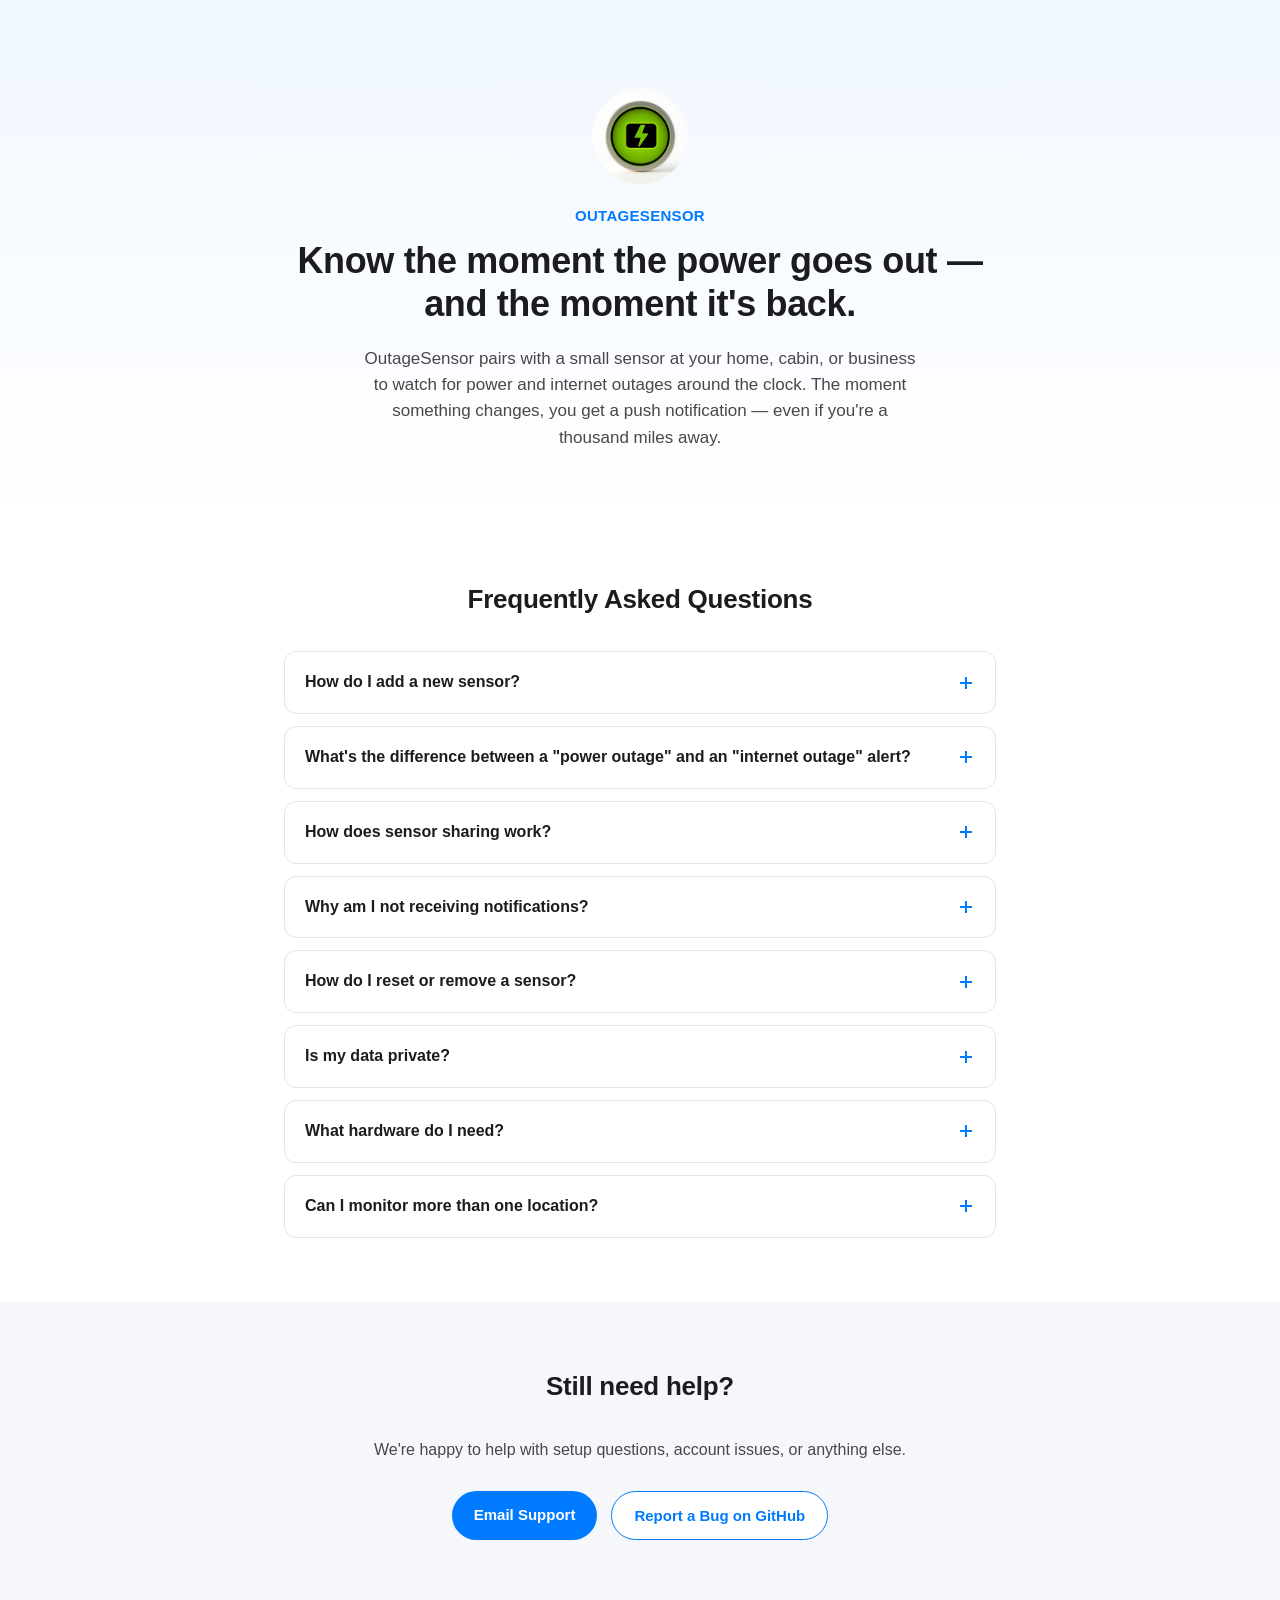
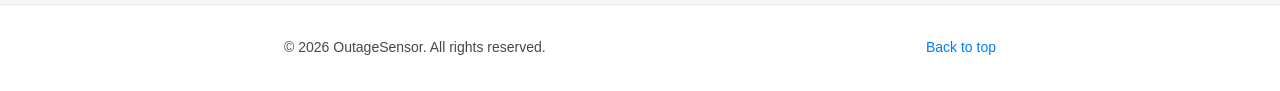
<file: index.html>
<!DOCTYPE html>
<html lang="en">
<head>
<meta charset="UTF-8">
<meta name="viewport" content="width=device-width, initial-scale=1.0">
<title>OutageSensor — Support</title>
<meta name="description" content="Support and FAQ for the OutageSensor iOS app — real-time power and internet outage alerts for your home or business.">
<link rel="icon" href="favicon.png">
<link rel="apple-touch-icon" href="apple-touch-icon.png">
<link rel="stylesheet" href="style.css">
</head>
<body>

<header class="hero">
  <div class="container">
    <img class="logo" src="logo.png" alt="OutageSensor logo" width="120" height="120">
    <p class="eyebrow">OutageSensor</p>
    <h1>Know the moment the power goes out — and the moment it's back.</h1>
    <p class="tagline">
      OutageSensor pairs with a small sensor at your home, cabin, or business to watch for
      power and internet outages around the clock. The moment something changes, you get a
      push notification — even if you're a thousand miles away.
    </p>
  </div>
</header>

<main>
  <section id="faq" class="section">
    <div class="container">
      <h2>Frequently Asked Questions</h2>

      <div class="faq-list">

        <div class="faq-item">
          <button class="faq-question" aria-expanded="false">
            <span>How do I add a new sensor?</span>
            <span class="faq-icon" aria-hidden="true"></span>
          </button>
          <div class="faq-answer">
            <p>Tap the <strong>+</strong> button on the dashboard, then follow the in-app setup flow: your
            phone connects to the sensor over Bluetooth, you pick your home network from the list the sensor
            scans for you, give the sensor a name, and it's online within a minute or two. Everything is sent
            to the sensor directly over Bluetooth — your phone never has to join the sensor's own network. No
            soldering or extra hardware needed — just the sensor and your phone.</p>
          </div>
        </div>

        <div class="faq-item">
          <button class="faq-question" aria-expanded="false">
            <span>What's the difference between a "power outage" and an "internet outage" alert?</span>
            <span class="faq-icon" aria-hidden="true"></span>
          </button>
          <div class="faq-answer">
            <p>A <strong>power outage</strong> means the sensor itself lost electricity — it uses the last
            moment of stored power to send one final message before going dark. An
            <strong>internet outage</strong> means the sensor still has power, but it can't reach your
            Wi-Fi or the internet, usually because your router or ISP is down rather than the electricity
            itself. OutageSensor tells these apart automatically, so you're not alerted about a real
            outage when it's really just a router hiccup.</p>
          </div>
        </div>

        <div class="faq-item">
          <button class="faq-question" aria-expanded="false">
            <span>How does sensor sharing work?</span>
            <span class="faq-icon" aria-hidden="true"></span>
          </button>
          <div class="faq-answer">
            <p>Open the sensor's detail screen and tap <strong>Share Sensor</strong> to generate a QR code
            and a link. A family member or co-worker scans the code (or opens the link) in their own copy
            of the app to get read-only access — they'll see its live status and outage history and get
            their own outage notifications, but can't change its Wi-Fi setup or other settings. You can see
            everyone you've shared with, and revoke access at any time, from <strong>Manage Sharing</strong>.
            Handy for a shared vacation home or keeping an eye on a parent's house.</p>
          </div>
        </div>

        <div class="faq-item">
          <button class="faq-question" aria-expanded="false">
            <span>Why am I not receiving notifications?</span>
            <span class="faq-icon" aria-hidden="true"></span>
          </button>
          <div class="faq-answer">
            <p>This is almost always an iOS notification permission that got turned off. Go to
            <strong>Settings → Notifications → OutageSensor</strong> and make sure
            <strong>Allow Notifications</strong> is on and <strong>Alerts</strong> (not just Badges) is
            enabled. Also check that a Focus or Do Not Disturb mode isn't silencing the app. Outage alerts
            arrive as push notifications, so they don't depend on Background App Refresh or the app being
            open — as long as notifications are allowed, they'll come through.</p>
            <p>On Android, go to <strong>Settings → Apps → OutageSensor → Notifications</strong> and make
            sure notifications are allowed.</p>
          </div>
        </div>

        <div class="faq-item">
          <button class="faq-question" aria-expanded="false">
            <span>How do I reset or remove a sensor?</span>
            <span class="faq-icon" aria-hidden="true"></span>
          </button>
          <div class="faq-answer">
            <p>Open the sensor's detail screen and tap <strong>Remove Sensor</strong>. If you're the owner,
            this fully revokes it from your account — the sensor factory-resets automatically the next time
            it checks in, ready to be paired again by you or a new owner. If it was added via Share Sensor,
            you'll see <strong>Remove from App Only</strong> instead, which just unlinks it from your copy of
            the app without affecting the owner's sensor.</p>
          </div>
        </div>

        <div class="faq-item">
          <button class="faq-question" aria-expanded="false">
            <span>Is my data private?</span>
            <span class="faq-icon" aria-hidden="true"></span>
          </button>
          <div class="faq-answer">
            <p>Yes — OutageSensor was built privacy-first. We only store what's needed to tell you a
            sensor's status: its name, connection state, and outage timestamps. There's no ad tracking, no
            data resale, and no analytics SDKs bundled into the app.</p>
          </div>
        </div>

        <div class="faq-item">
          <button class="faq-question" aria-expanded="false">
            <span>What hardware do I need?</span>
            <span class="faq-icon" aria-hidden="true"></span>
          </button>
          <div class="faq-answer">
            <p>OutageSensor works with our small, low-power sensor, which plugs into any outlet. No
            separate hub or subscription hardware is required — just one sensor per location you want to
            monitor. In the US, you can order sensors from our
            <a href="https://www.electricrescueteam.com/shop">online shop</a>.</p>
          </div>
        </div>

        <div class="faq-item">
          <button class="faq-question" aria-expanded="false">
            <span>Can I monitor more than one location?</span>
            <span class="faq-icon" aria-hidden="true"></span>
          </button>
          <div class="faq-answer">
            <p>Yes. Your first sensor is free, and OutageSensor Pro lets you monitor up to 5 sensors — each
            one shows up as its own card on your dashboard with independent status, history, and
            notifications. For larger deployments, contact us at
            <a href="https://www.electricrescueteam.com">electricrescueteam.com</a>.</p>
          </div>
        </div>

      </div>
    </div>
  </section>

  <section id="contact" class="section section-alt">
    <div class="container">
      <h2>Still need help?</h2>
      <p class="contact-lead">We're happy to help with setup questions, account issues, or anything else.</p>
      <div class="contact-links">
        <a class="btn btn-primary" href="mailto:outage.sensor.support@gmail.com">Email Support</a>
        <a class="btn btn-secondary" href="https://github.com/outagesensor/support/issues/new" target="_blank" rel="noopener">Report a Bug on GitHub</a>
      </div>
    </div>
  </section>
</main>

<footer class="footer">
  <div class="container footer-inner">
    <p>&copy; 2026 OutageSensor. All rights reserved.</p>
    <a href="#top">Back to top</a>
  </div>
</footer>

<script src="script.js"></script>
</body>
</html>
</file>
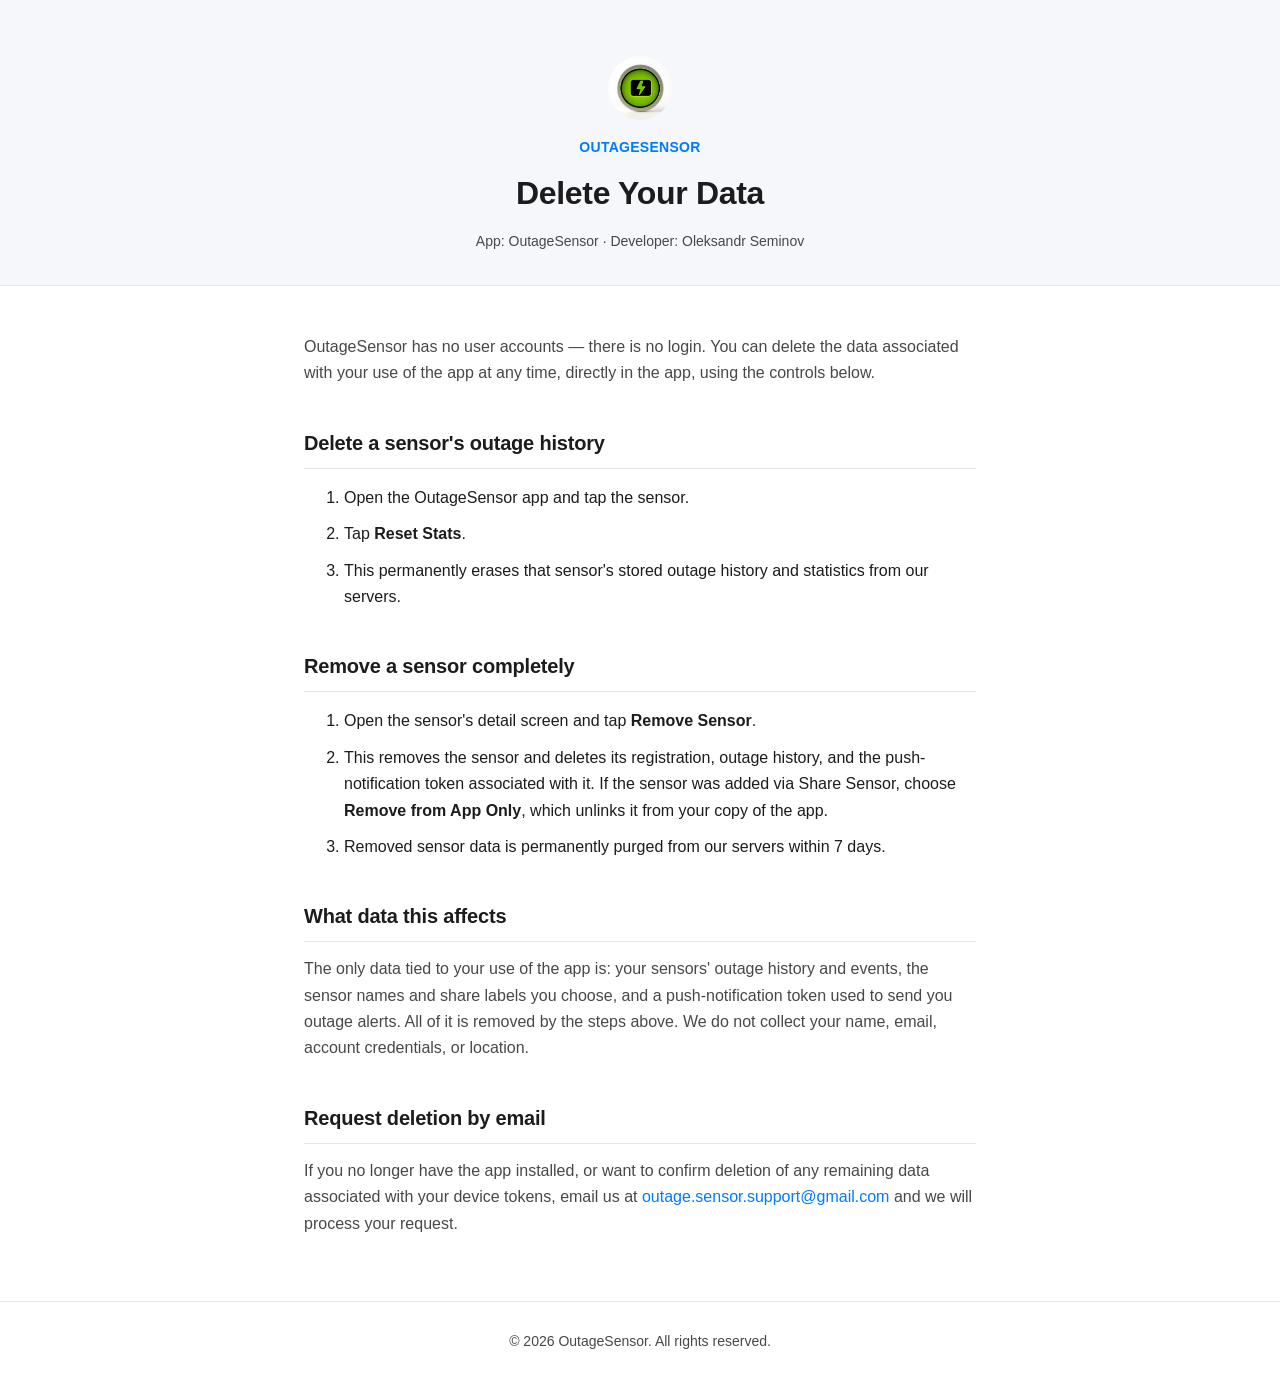
<file: delete-data/index.html>
<!DOCTYPE html>
<html lang="en">
<head>
<meta charset="UTF-8">
<meta name="viewport" content="width=device-width, initial-scale=1.0">
<title>OutageSensor — Delete Your Data</title>
<meta name="description" content="How to delete your data in the OutageSensor app, what is deleted, and how to request deletion.">
<link rel="icon" href="../favicon.png">
<link rel="apple-touch-icon" href="../apple-touch-icon.png">
<link rel="stylesheet" href="style.css">
</head>
<body>

<header class="page-header">
  <div class="container">
    <img class="logo" src="../logo.png" alt="OutageSensor logo" width="80" height="80">
    <p class="eyebrow">OutageSensor</p>
    <h1>Delete Your Data</h1>
    <p class="updated">App: OutageSensor &middot; Developer: Oleksandr Seminov</p>
  </div>
</header>

<main class="container policy">

  <section>
    <p>OutageSensor has no user accounts — there is no login. You can delete the
    data associated with your use of the app at any time, directly in the app,
    using the controls below.</p>
  </section>

  <section>
    <h2>Delete a sensor's outage history</h2>
    <ol>
      <li>Open the OutageSensor app and tap the sensor.</li>
      <li>Tap <strong>Reset Stats</strong>.</li>
      <li>This permanently erases that sensor's stored outage history and
      statistics from our servers.</li>
    </ol>
  </section>

  <section>
    <h2>Remove a sensor completely</h2>
    <ol>
      <li>Open the sensor's detail screen and tap <strong>Remove Sensor</strong>.</li>
      <li>This removes the sensor and deletes its registration, outage history,
      and the push-notification token associated with it. If the sensor was
      added via Share Sensor, choose <strong>Remove from App Only</strong>,
      which unlinks it from your copy of the app.</li>
      <li>Removed sensor data is permanently purged from our servers within
      7 days.</li>
    </ol>
  </section>

  <section>
    <h2>What data this affects</h2>
    <p>The only data tied to your use of the app is: your sensors' outage history
    and events, the sensor names and share labels you choose, and a
    push-notification token used to send you outage alerts. All of it is removed
    by the steps above. We do not collect your name, email, account credentials,
    or location.</p>
  </section>

  <section>
    <h2>Request deletion by email</h2>
    <p>If you no longer have the app installed, or want to confirm deletion of any
    remaining data associated with your device tokens, email us at
    <a href="mailto:outage.sensor.support@gmail.com">outage.sensor.support@gmail.com</a>
    and we will process your request.</p>
  </section>

</main>

<footer class="footer">
  <div class="container footer-inner">
    <p>&copy; 2026 OutageSensor. All rights reserved.</p>
  </div>
</footer>

</body>
</html>
</file>
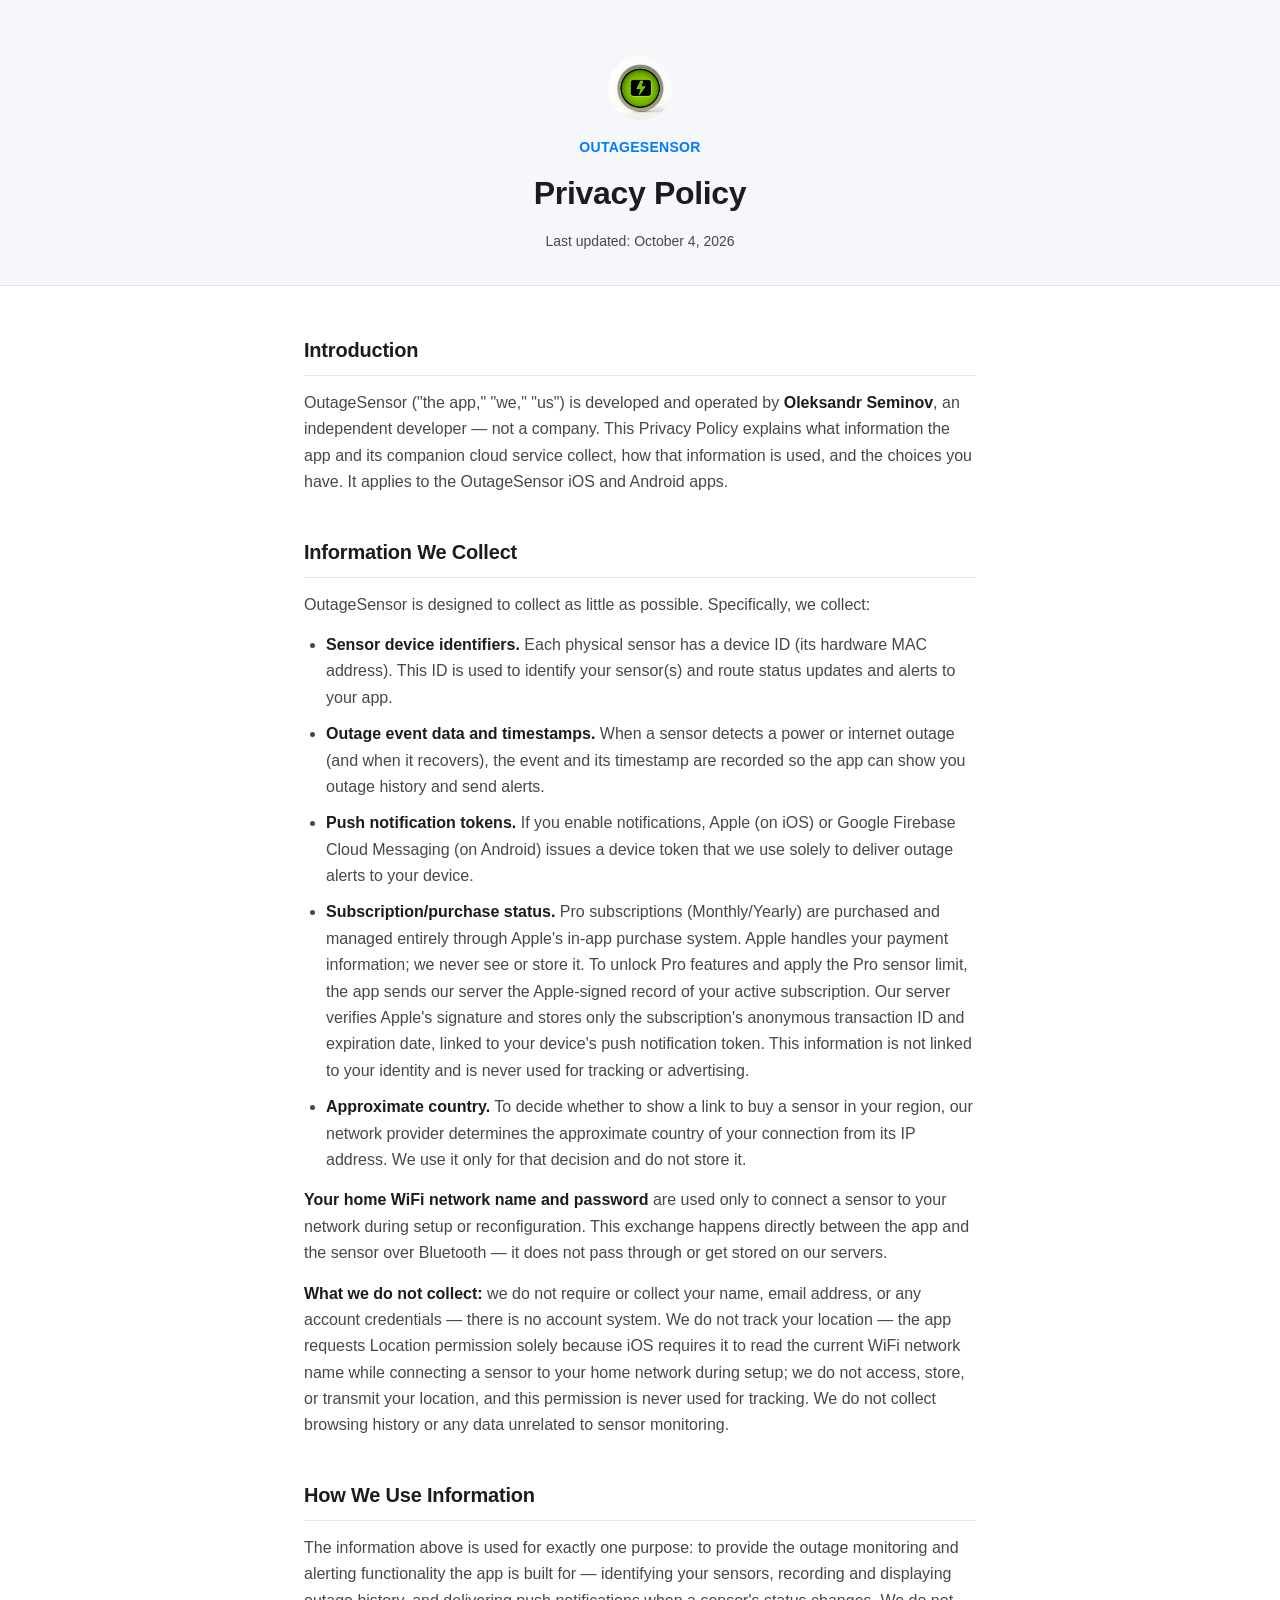
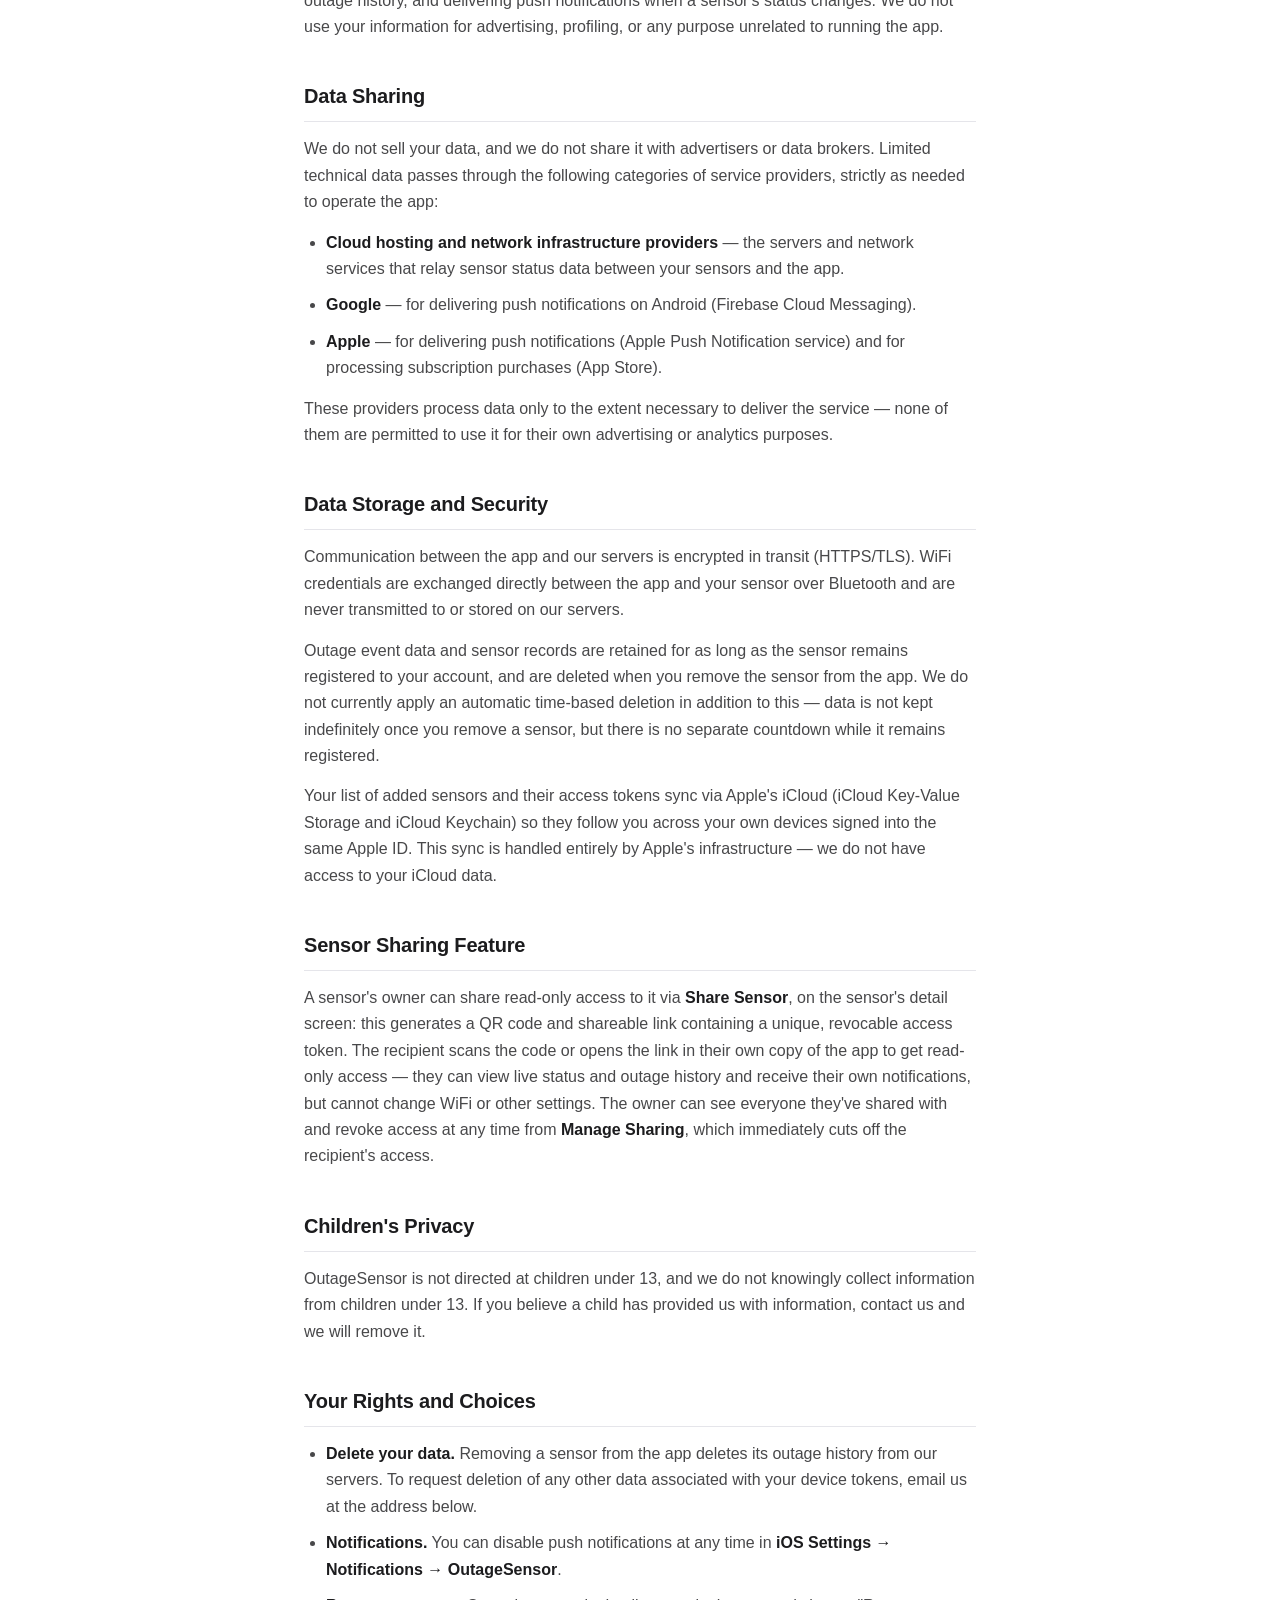
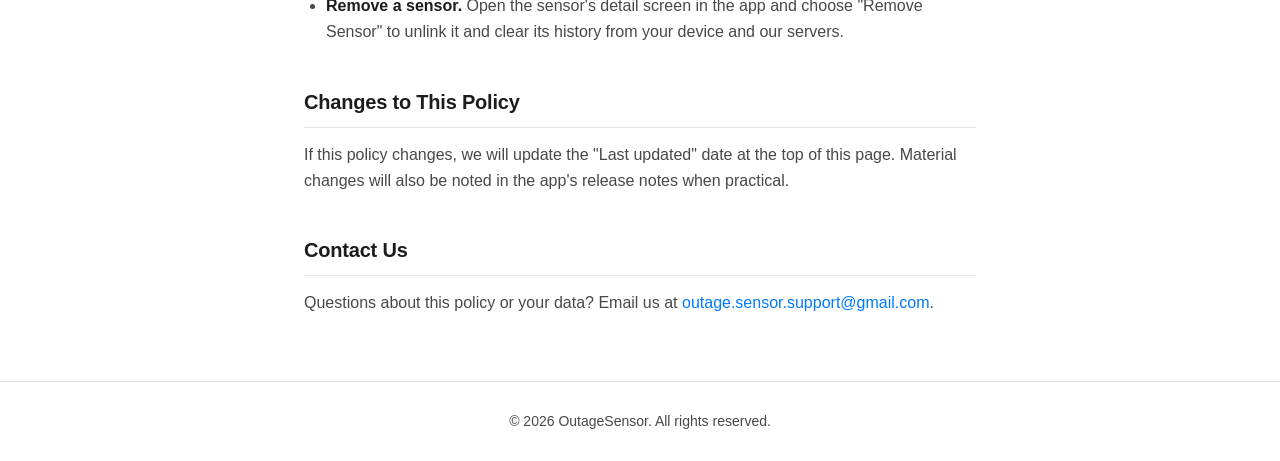
<file: privacy/index.html>
<!DOCTYPE html>
<html lang="en">
<head>
<meta charset="UTF-8">
<meta name="viewport" content="width=device-width, initial-scale=1.0">
<title>OutageSensor — Privacy Policy</title>
<meta name="description" content="Privacy Policy for the OutageSensor iOS app.">
<link rel="icon" href="../favicon.png">
<link rel="apple-touch-icon" href="../apple-touch-icon.png">
<link rel="stylesheet" href="style.css">
</head>
<body>

<header class="page-header">
  <div class="container">
    <img class="logo" src="../logo.png" alt="OutageSensor logo" width="80" height="80">
    <p class="eyebrow">OutageSensor</p>
    <h1>Privacy Policy</h1>
    <p class="updated">Last updated: October 4, 2026</p>
  </div>
</header>

<main class="container policy">

  <section>
    <h2>Introduction</h2>
    <p>OutageSensor ("the app," "we," "us") is developed and operated by <strong>Oleksandr Seminov</strong>, an
    independent developer — not a company. This Privacy Policy explains what information the app and its
    companion cloud service collect, how that information is used, and the choices you have. It applies to
    the OutageSensor iOS and Android apps.</p>
  </section>

  <section>
    <h2>Information We Collect</h2>
    <p>OutageSensor is designed to collect as little as possible. Specifically, we collect:</p>
    <ul>
      <li><strong>Sensor device identifiers.</strong> Each physical sensor has a device ID (its hardware MAC
      address). This ID is used to identify your sensor(s) and route status updates and alerts to your
      app.</li>
      <li><strong>Outage event data and timestamps.</strong> When a sensor detects a power or internet
      outage (and when it recovers), the event and its timestamp are recorded so the app can show you outage
      history and send alerts.</li>
      <li><strong>Push notification tokens.</strong> If you enable notifications, Apple (on iOS) or Google
      Firebase Cloud Messaging (on Android) issues a device token that we use solely to deliver outage
      alerts to your device.</li>
      <li><strong>Subscription/purchase status.</strong> Pro subscriptions (Monthly/Yearly) are purchased
      and managed entirely through Apple's in-app purchase system. Apple handles your payment information;
      we never see or store it. To unlock Pro features and apply the Pro sensor limit, the app sends our server
      the Apple-signed record of your active subscription. Our server verifies Apple's signature and stores
      only the subscription's anonymous transaction ID and expiration date, linked to your device's push
      notification token. This information is not linked to your identity and is never used for tracking or
      advertising.</li>
      <li><strong>Approximate country.</strong> To decide whether to show a link to buy a sensor in your
      region, our network provider determines the approximate country of your connection from its IP address.
      We use it only for that decision and do not store it.</li>
    </ul>
    <p><strong>Your home WiFi network name and password</strong> are used only to connect a sensor to your
    network during setup or reconfiguration. This exchange happens directly between the app and the sensor
    over Bluetooth — it does not pass through or get stored on our servers.</p>
    <p><strong>What we do not collect:</strong> we do not require or collect your name, email address, or
    any account credentials — there is no account system. We do not track your location — the app requests
    Location permission solely because iOS requires it to read the current WiFi network name while
    connecting a sensor to your home network during setup; we do not access, store, or transmit your
    location, and this permission is never used for tracking. We do not collect browsing history or any
    data unrelated to sensor monitoring.</p>
  </section>

  <section>
    <h2>How We Use Information</h2>
    <p>The information above is used for exactly one purpose: to provide the outage monitoring and alerting
    functionality the app is built for — identifying your sensors, recording and displaying outage history,
    and delivering push notifications when a sensor's status changes. We do not use your information for
    advertising, profiling, or any purpose unrelated to running the app.</p>
  </section>

  <section>
    <h2>Data Sharing</h2>
    <p>We do not sell your data, and we do not share it with advertisers or data brokers. Limited technical
    data passes through the following categories of service providers, strictly as needed to operate the
    app:</p>
    <ul>
      <li><strong>Cloud hosting and network infrastructure providers</strong> — the servers and network
      services that relay sensor status data between your sensors and the app.</li>
      <li><strong>Google</strong> — for delivering push notifications on Android (Firebase Cloud
      Messaging).</li>
      <li><strong>Apple</strong> — for delivering push notifications (Apple Push Notification service) and
      for processing subscription purchases (App Store).</li>
    </ul>
    <p>These providers process data only to the extent necessary to deliver the service — none of them are
    permitted to use it for their own advertising or analytics purposes.</p>
  </section>

  <section>
    <h2>Data Storage and Security</h2>
    <p>Communication between the app and our servers is encrypted in transit (HTTPS/TLS). WiFi credentials
    are exchanged directly between the app and your sensor over Bluetooth and are never transmitted to or
    stored on our servers.</p>
    <p>Outage event data and sensor records are retained for as long as the sensor remains registered to
    your account, and are deleted when you remove the sensor from the app. We do not currently apply an
    automatic time-based deletion in addition to this — data is not kept indefinitely once you remove a
    sensor, but there is no separate countdown while it remains registered.</p>
    <p>Your list of added sensors and their access tokens sync via Apple's iCloud (iCloud Key-Value Storage
    and iCloud Keychain) so they follow you across your own devices signed into the same Apple ID. This sync
    is handled entirely by Apple's infrastructure — we do not have access to your iCloud data.</p>
  </section>

  <section>
    <h2>Sensor Sharing Feature</h2>
    <p>A sensor's owner can share read-only access to it via <strong>Share Sensor</strong>, on the sensor's
    detail screen: this generates a QR code and shareable link containing a unique, revocable access token.
    The recipient scans the code or opens the link in their own copy of the app to get read-only access —
    they can view live status and outage history and receive their own notifications, but cannot change WiFi
    or other settings. The owner can see everyone they've shared with and revoke access at any time from
    <strong>Manage Sharing</strong>, which immediately cuts off the recipient's access.</p>
  </section>

  <section>
    <h2>Children's Privacy</h2>
    <p>OutageSensor is not directed at children under 13, and we do not knowingly collect information from
    children under 13. If you believe a child has provided us with information, contact us and we will
    remove it.</p>
  </section>

  <section>
    <h2>Your Rights and Choices</h2>
    <ul>
      <li><strong>Delete your data.</strong> Removing a sensor from the app deletes its outage history from
      our servers. To request deletion of any other data associated with your device tokens, email us at
      the address below.</li>
      <li><strong>Notifications.</strong> You can disable push notifications at any time in
      <strong>iOS Settings → Notifications → OutageSensor</strong>.</li>
      <li><strong>Remove a sensor.</strong> Open the sensor's detail screen in the app and choose
      "Remove Sensor" to unlink it and clear its history from your device and our servers.</li>
    </ul>
  </section>

  <section>
    <h2>Changes to This Policy</h2>
    <p>If this policy changes, we will update the "Last updated" date at the top of this page. Material
    changes will also be noted in the app's release notes when practical.</p>
  </section>

  <section>
    <h2>Contact Us</h2>
    <p>Questions about this policy or your data? Email us at
    <a href="mailto:outage.sensor.support@gmail.com">outage.sensor.support@gmail.com</a>.</p>
  </section>

</main>

<footer class="footer">
  <div class="container footer-inner">
    <p>&copy; 2026 OutageSensor. All rights reserved.</p>
  </div>
</footer>

</body>
</html>
</file>
<file: style.css>
:root {
  --blue: #007AFF;
  --blue-dark: #0060cc;
  --ink: #1c1c1e;
  --ink-soft: #48484a;
  --bg: #ffffff;
  --bg-alt: #f5f7fa;
  --border: #e5e5ea;
  --radius: 12px;
}

* {
  box-sizing: border-box;
}

html {
  scroll-behavior: smooth;
}

body {
  margin: 0;
  font-family: -apple-system, BlinkMacSystemFont, "Segoe UI", Roboto, Helvetica, Arial, sans-serif;
  color: var(--ink);
  background: var(--bg);
  line-height: 1.55;
  -webkit-font-smoothing: antialiased;
}

.container {
  max-width: 760px;
  margin: 0 auto;
  padding: 0 24px;
}

/* Hero */

.hero {
  padding: 88px 0 64px;
  background: linear-gradient(180deg, #f0f7ff 0%, var(--bg) 100%);
  text-align: center;
}

.logo {
  display: block;
  width: 96px;
  height: 96px;
  margin: 0 auto 20px;
  border-radius: 50%;
}

.eyebrow {
  margin: 0 0 12px;
  font-size: 15px;
  font-weight: 600;
  letter-spacing: 0.02em;
  color: var(--blue);
  text-transform: uppercase;
}

.hero h1 {
  margin: 0 0 20px;
  font-size: 36px;
  line-height: 1.2;
  font-weight: 700;
  letter-spacing: -0.01em;
}

.tagline {
  margin: 0 auto;
  max-width: 560px;
  font-size: 17px;
  color: var(--ink-soft);
}

/* Sections */

.section {
  padding: 64px 0;
}

.section-alt {
  background: var(--bg-alt);
}

.section h2 {
  margin: 0 0 32px;
  font-size: 26px;
  font-weight: 700;
  letter-spacing: -0.01em;
  text-align: center;
}

/* FAQ accordion */

.faq-list {
  display: flex;
  flex-direction: column;
  gap: 12px;
}

.faq-item {
  border: 1px solid var(--border);
  border-radius: var(--radius);
  overflow: hidden;
  background: var(--bg);
}

.faq-question {
  width: 100%;
  display: flex;
  align-items: center;
  justify-content: space-between;
  gap: 16px;
  padding: 18px 20px;
  background: none;
  border: none;
  font: inherit;
  font-size: 16px;
  font-weight: 600;
  color: var(--ink);
  text-align: left;
  cursor: pointer;
}

.faq-question:hover {
  color: var(--blue);
}

.faq-question:focus-visible {
  outline: 2px solid var(--blue);
  outline-offset: -2px;
}

.faq-icon {
  position: relative;
  flex: none;
  width: 18px;
  height: 18px;
}

.faq-icon::before,
.faq-icon::after {
  content: "";
  position: absolute;
  top: 50%;
  left: 50%;
  background: var(--blue);
  transform: translate(-50%, -50%);
  transition: transform 0.2s ease;
}

.faq-icon::before {
  width: 12px;
  height: 2px;
}

.faq-icon::after {
  width: 2px;
  height: 12px;
}

.faq-question[aria-expanded="true"] .faq-icon::after {
  transform: translate(-50%, -50%) rotate(90deg) scale(0);
}

.faq-answer {
  max-height: 0;
  overflow: hidden;
  transition: max-height 0.25s ease;
}

.faq-answer p {
  margin: 0;
  padding: 0 20px 18px;
  color: var(--ink-soft);
  font-size: 15px;
}

/* Contact */

.contact-lead {
  text-align: center;
  color: var(--ink-soft);
  margin: 0 0 28px;
}

.contact-links {
  display: flex;
  justify-content: center;
  gap: 14px;
  flex-wrap: wrap;
}

.btn {
  display: inline-block;
  padding: 12px 22px;
  border-radius: 999px;
  font-size: 15px;
  font-weight: 600;
  text-decoration: none;
  transition: opacity 0.15s ease;
}

.btn:hover {
  opacity: 0.85;
}

.btn-primary {
  background: var(--blue);
  color: #fff;
}

.btn-secondary {
  background: #fff;
  color: var(--blue);
  border: 1px solid var(--blue);
}

/* Footer */

.footer {
  padding: 32px 0;
  border-top: 1px solid var(--border);
}

.footer-inner {
  display: flex;
  align-items: center;
  justify-content: space-between;
  flex-wrap: wrap;
  gap: 12px;
  font-size: 14px;
  color: var(--ink-soft);
}

.footer-inner p {
  margin: 0;
}

.footer-inner a {
  color: var(--blue);
  text-decoration: none;
}

.footer-inner a:hover {
  text-decoration: underline;
}

/* Responsive */

@media (max-width: 600px) {
  .hero {
    padding: 64px 0 48px;
  }

  .hero h1 {
    font-size: 28px;
  }

  .tagline {
    font-size: 16px;
  }

  .section {
    padding: 48px 0;
  }

  .section h2 {
    font-size: 22px;
  }

  .contact-links {
    flex-direction: column;
    align-items: stretch;
  }

  .btn {
    text-align: center;
  }
}
</file>
<file: delete-data/style.css>
:root {
  --blue: #007AFF;
  --ink: #1c1c1e;
  --ink-soft: #48484a;
  --bg: #ffffff;
  --bg-alt: #f5f7fa;
  --border: #e5e5ea;
}

* {
  box-sizing: border-box;
}

body {
  margin: 0;
  font-family: -apple-system, BlinkMacSystemFont, "Segoe UI", Roboto, Helvetica, Arial, sans-serif;
  color: var(--ink);
  background: var(--bg);
  line-height: 1.65;
  -webkit-font-smoothing: antialiased;
}

.container {
  max-width: 720px;
  margin: 0 auto;
  padding: 0 24px;
}

.page-header {
  padding: 56px 0 32px;
  border-bottom: 1px solid var(--border);
  background: var(--bg-alt);
  text-align: center;
}

.logo {
  display: block;
  width: 64px;
  height: 64px;
  margin: 0 auto 16px;
  border-radius: 50%;
}

.eyebrow {
  margin: 0 0 8px;
  font-size: 14px;
  font-weight: 600;
  letter-spacing: 0.02em;
  color: var(--blue);
  text-transform: uppercase;
}

.page-header h1 {
  margin: 0 0 10px;
  font-size: 32px;
  font-weight: 700;
  letter-spacing: -0.01em;
}

.updated {
  margin: 0;
  font-size: 14px;
  color: var(--ink-soft);
}

.policy {
  padding: 48px 24px 64px;
}

.policy section {
  margin-bottom: 40px;
}

.policy section:last-child {
  margin-bottom: 0;
}

.policy h2 {
  font-size: 20px;
  font-weight: 700;
  letter-spacing: -0.01em;
  margin: 0 0 14px;
  padding-bottom: 8px;
  border-bottom: 1px solid var(--border);
}

.policy p {
  margin: 0 0 14px;
  color: var(--ink-soft);
  font-size: 16px;
}

.policy p:last-child {
  margin-bottom: 0;
}

.policy ul {
  margin: 0 0 14px;
  padding-left: 22px;
  color: var(--ink-soft);
  font-size: 16px;
}

.policy li {
  margin-bottom: 10px;
}

.policy li:last-child {
  margin-bottom: 0;
}

.policy strong {
  color: var(--ink);
}

.policy a {
  color: var(--blue);
  text-decoration: none;
}

.policy a:hover {
  text-decoration: underline;
}

.footer {
  padding: 28px 0;
  border-top: 1px solid var(--border);
}

.footer-inner p {
  margin: 0;
  font-size: 14px;
  color: var(--ink-soft);
  text-align: center;
}

@media (max-width: 600px) {
  .page-header {
    padding: 40px 0 24px;
  }

  .page-header h1 {
    font-size: 26px;
  }

  .policy {
    padding: 36px 20px 48px;
  }

  .policy h2 {
    font-size: 18px;
  }
}
</file>
<file: privacy/style.css>
:root {
  --blue: #007AFF;
  --ink: #1c1c1e;
  --ink-soft: #48484a;
  --bg: #ffffff;
  --bg-alt: #f5f7fa;
  --border: #e5e5ea;
}

* {
  box-sizing: border-box;
}

body {
  margin: 0;
  font-family: -apple-system, BlinkMacSystemFont, "Segoe UI", Roboto, Helvetica, Arial, sans-serif;
  color: var(--ink);
  background: var(--bg);
  line-height: 1.65;
  -webkit-font-smoothing: antialiased;
}

.container {
  max-width: 720px;
  margin: 0 auto;
  padding: 0 24px;
}

.page-header {
  padding: 56px 0 32px;
  border-bottom: 1px solid var(--border);
  background: var(--bg-alt);
  text-align: center;
}

.logo {
  display: block;
  width: 64px;
  height: 64px;
  margin: 0 auto 16px;
  border-radius: 50%;
}

.eyebrow {
  margin: 0 0 8px;
  font-size: 14px;
  font-weight: 600;
  letter-spacing: 0.02em;
  color: var(--blue);
  text-transform: uppercase;
}

.page-header h1 {
  margin: 0 0 10px;
  font-size: 32px;
  font-weight: 700;
  letter-spacing: -0.01em;
}

.updated {
  margin: 0;
  font-size: 14px;
  color: var(--ink-soft);
}

.policy {
  padding: 48px 24px 64px;
}

.policy section {
  margin-bottom: 40px;
}

.policy section:last-child {
  margin-bottom: 0;
}

.policy h2 {
  font-size: 20px;
  font-weight: 700;
  letter-spacing: -0.01em;
  margin: 0 0 14px;
  padding-bottom: 8px;
  border-bottom: 1px solid var(--border);
}

.policy p {
  margin: 0 0 14px;
  color: var(--ink-soft);
  font-size: 16px;
}

.policy p:last-child {
  margin-bottom: 0;
}

.policy ul {
  margin: 0 0 14px;
  padding-left: 22px;
  color: var(--ink-soft);
  font-size: 16px;
}

.policy li {
  margin-bottom: 10px;
}

.policy li:last-child {
  margin-bottom: 0;
}

.policy strong {
  color: var(--ink);
}

.policy a {
  color: var(--blue);
  text-decoration: none;
}

.policy a:hover {
  text-decoration: underline;
}

.footer {
  padding: 28px 0;
  border-top: 1px solid var(--border);
}

.footer-inner p {
  margin: 0;
  font-size: 14px;
  color: var(--ink-soft);
  text-align: center;
}

@media (max-width: 600px) {
  .page-header {
    padding: 40px 0 24px;
  }

  .page-header h1 {
    font-size: 26px;
  }

  .policy {
    padding: 36px 20px 48px;
  }

  .policy h2 {
    font-size: 18px;
  }
}
</file>
